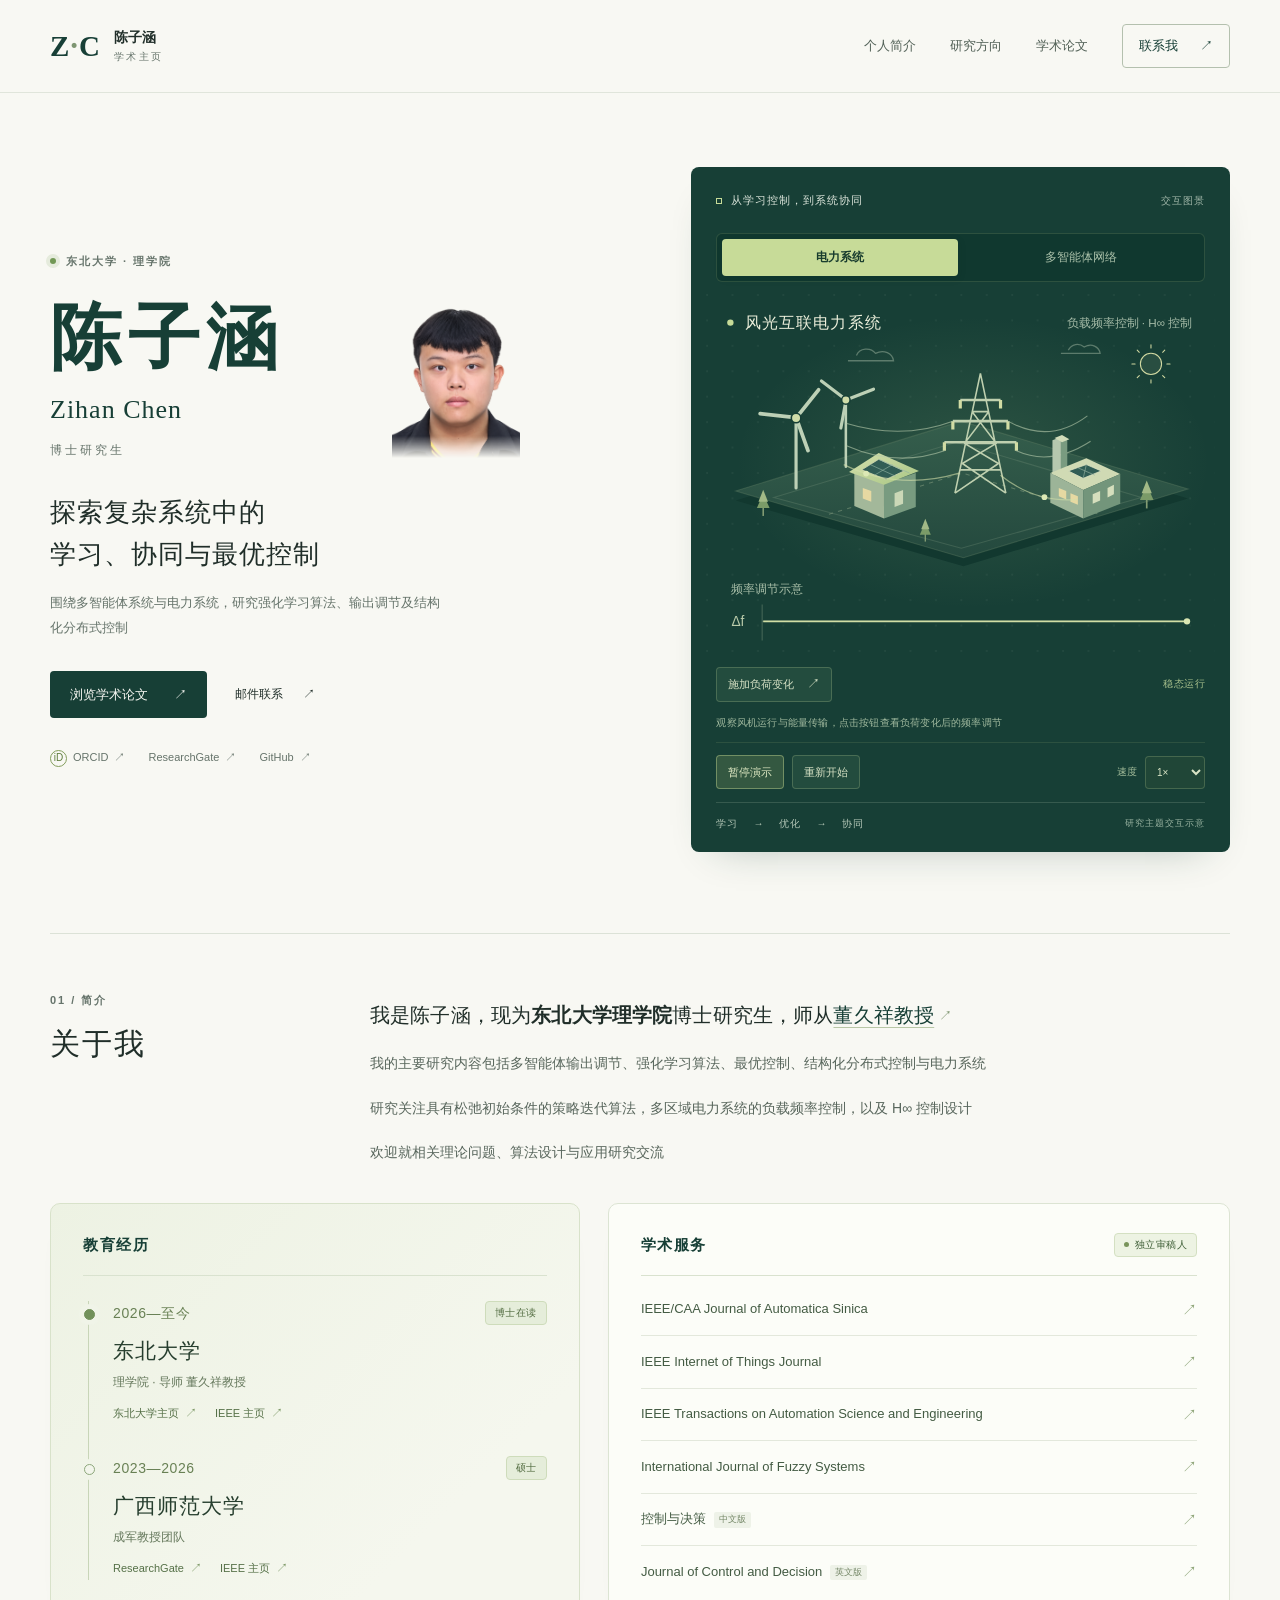
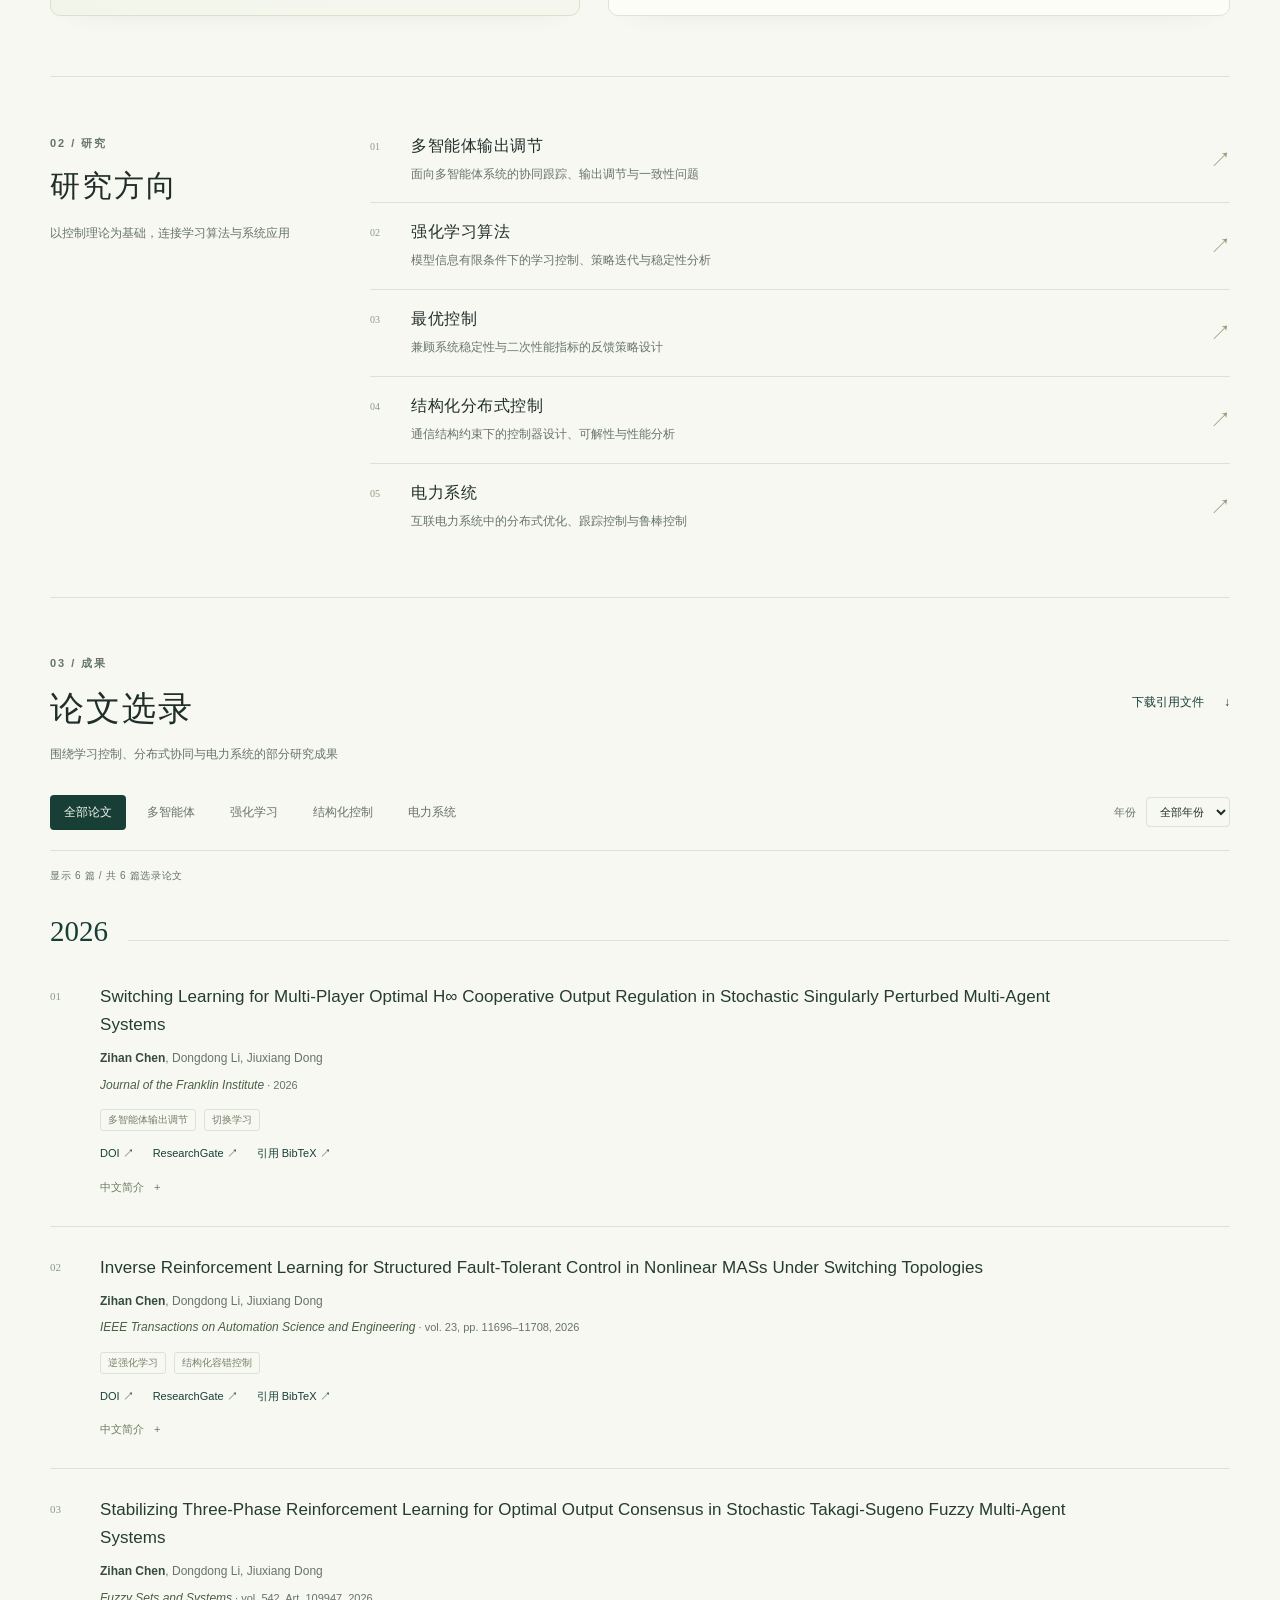
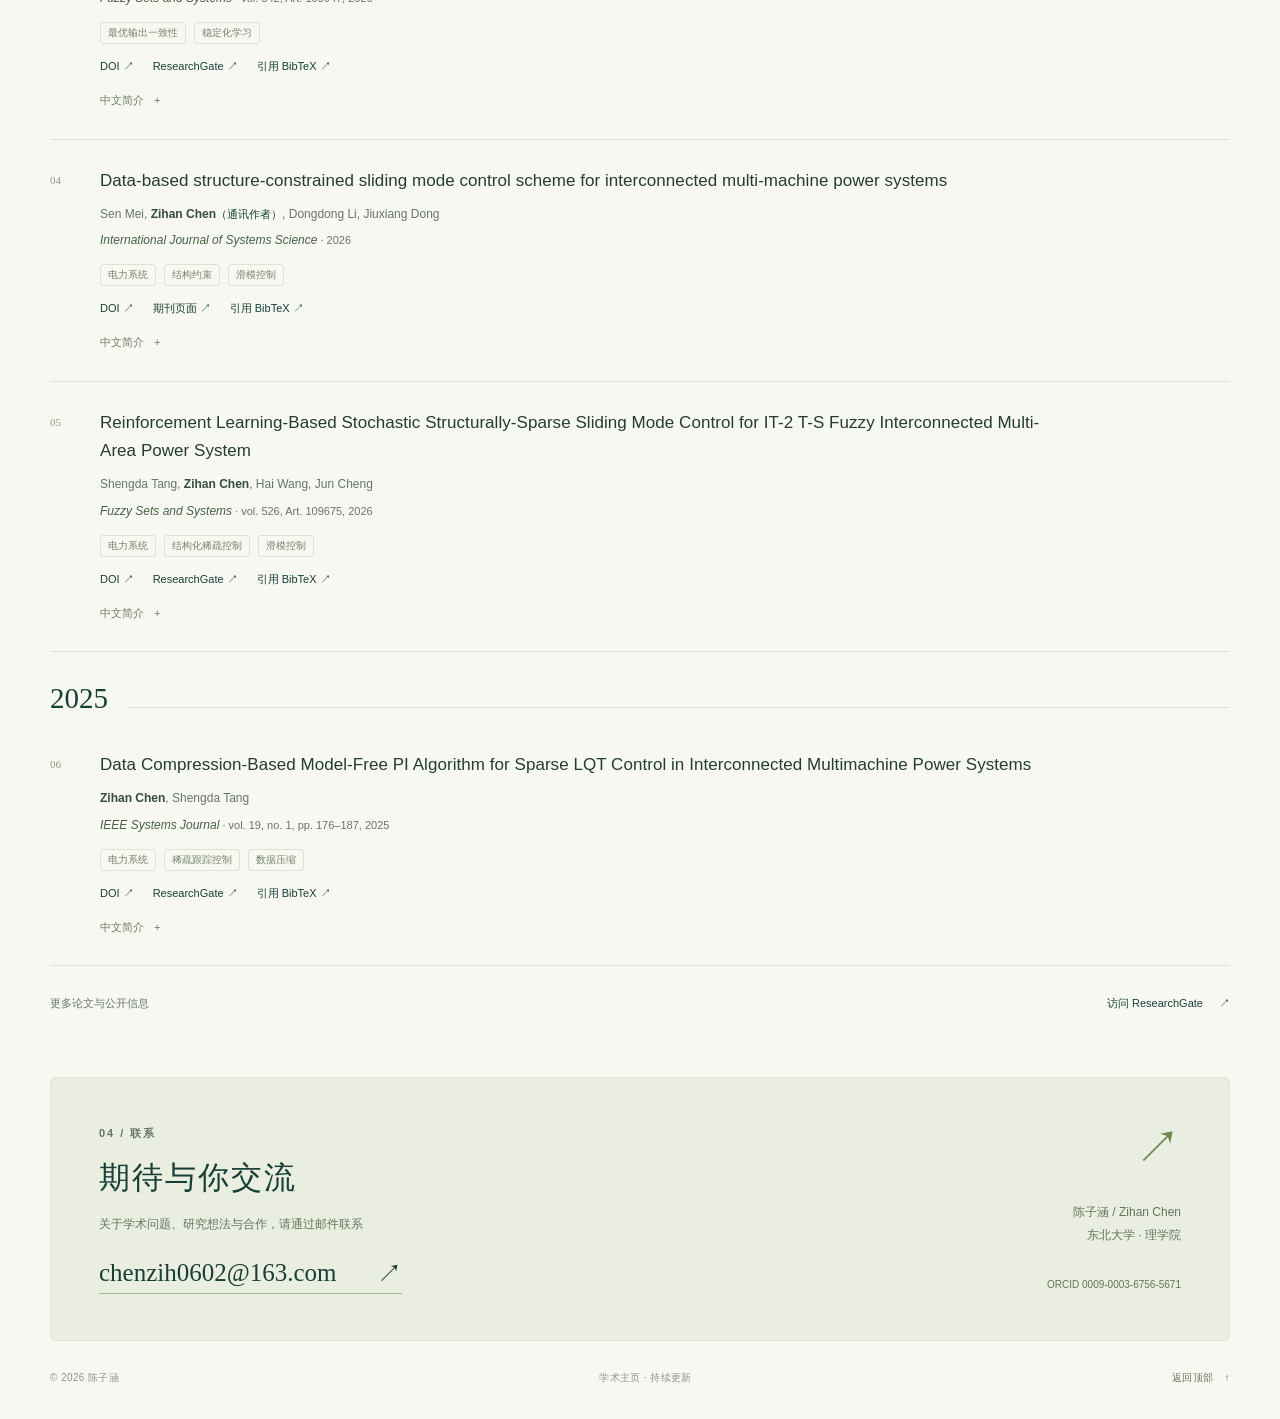
<file: index.html>
<!doctype html>
<html lang="zh-CN">
<head>
  <meta charset="utf-8">
  <meta name="viewport" content="width=device-width, initial-scale=1">
  <meta name="theme-color" content="#173f36">
  <meta name="description" content="陈子涵，东北大学理学院博士研究生，研究方向包括多智能体输出调节、强化学习算法、最优控制、结构化分布式控制与电力系统">
  <meta property="og:title" content="陈子涵 Zihan Chen · 学术主页">
  <meta property="og:description" content="多智能体输出调节 · 强化学习算法 · 最优控制 · 结构化分布式控制 · 电力系统">
  <meta property="og:type" content="website">
  <meta name="color-scheme" content="light">
  <title>陈子涵 Zihan Chen · 学术主页</title>
  <link rel="icon" href="assets/favicon.svg" type="image/svg+xml">
  <link rel="stylesheet" href="styles.css?v=20261020">
  <script type="application/ld+json">{"@context":"https://schema.org","@type":"Person","name":"陈子涵","alternateName":"Zihan Chen","jobTitle":"博士研究生","affiliation":{"@type":"CollegeOrUniversity","name":"东北大学","department":{"@type":"Organization","name":"理学院"}},"email":"mailto:chenzih0602@163.com","sameAs":["https://orcid.org/0009-0003-6756-5671","https://www.researchgate.net/profile/Zihan-Chen-82","https://github.com/Leehom12123"],"knowsAbout":["多智能体输出调节","强化学习算法","最优控制","结构化分布式控制","电力系统"]}</script>
  <script src="publications.js?v=20261020" defer></script>
  <script src="app.js" defer></script>
  <script src="research.js" defer></script>
</head>
<body>
  <a class="skip-link" href="#main">跳至正文</a>
  <header class="site-header">
    <div class="header-inner wrap">
      <a class="wordmark" href="#home" aria-label="陈子涵，返回首页"><span class="wordmark-symbol" aria-hidden="true">Z<span>·</span>C</span><span class="wordmark-name">陈子涵<span>学术主页</span></span></a>
      <button class="menu-toggle" aria-label="展开导航" aria-expanded="false" aria-controls="main-nav"><span></span><span></span></button>
      <nav class="main-nav" id="main-nav" aria-label="主导航">
        <a href="#about">个人简介</a><a href="#research">研究方向</a><a href="#publications">学术论文</a><a class="nav-contact" href="#contact">联系我 <span aria-hidden="true">↗</span></a>
      </nav>
    </div>
  </header>

  <main id="main">
    <section class="hero wrap" id="home" aria-labelledby="hero-name">
      <div class="hero-copy">
        <p class="eyebrow"><span class="live-dot" aria-hidden="true"></span> 东北大学 · 理学院</p>
        <div class="hero-identity">
          <div><h1 id="hero-name">陈子涵<span lang="en">Zihan Chen</span></h1><p class="role">博士研究生</p></div>
          <img class="hero-portrait" src="assets/zihan-chen-portrait.png" alt="陈子涵近照" width="1130" height="1392" fetchpriority="high" decoding="async">
        </div>
        <p class="hero-statement">探索复杂系统中的<br>学习、协同与最优控制</p>
        <p class="hero-description">围绕多智能体系统与电力系统，研究强化学习算法、输出调节及结构化分布式控制</p>
        <div class="hero-actions"><a class="button button-primary" href="#publications">浏览学术论文 <span aria-hidden="true">↗</span></a><a class="text-link" href="mailto:chenzih0602@163.com">邮件联系 <span aria-hidden="true">↗</span></a></div>
        <div class="profile-links" aria-label="学术与代码档案"><a href="https://orcid.org/0009-0003-6756-5671" target="_blank" rel="noopener noreferrer"><span class="orcid-mark" aria-hidden="true">iD</span> ORCID <span aria-hidden="true">↗</span></a><a href="https://www.researchgate.net/profile/Zihan-Chen-82" target="_blank" rel="noopener noreferrer">ResearchGate <span aria-hidden="true">↗</span></a><a href="https://github.com/Leehom12123" target="_blank" rel="noopener noreferrer">GitHub <span aria-hidden="true">↗</span></a></div>
      </div>
      <div class="hero-art research-interactive" id="research-demo">
        <div class="art-heading"><span class="art-square" aria-hidden="true"></span><span>从学习控制，到系统协同</span><span class="art-index" aria-hidden="true">交互图景</span></div>
        <div class="scene-tabs" role="tablist" aria-label="选择研究演示场景" hidden>
          <button type="button" role="tab" id="power-tab" aria-selected="true" aria-controls="power-scene" tabindex="0">电力系统</button>
          <button type="button" role="tab" id="formation-tab" aria-selected="false" aria-controls="formation-scene" tabindex="-1">多智能体网络</button>
        </div>
        <div id="power-scene" class="scene-panel" role="tabpanel" aria-labelledby="power-tab">
          <svg xmlns="http://www.w3.org/2000/svg" class="interactive-art" viewBox="0 0 480 348" role="img" aria-labelledby="power-title power-desc">
            <title id="power-title">风机转动与电力系统频率调节</title><desc id="power-desc">风机叶片持续转动，光伏与负荷经输电网络互联，可触发负荷变化观察频率调节示意</desc>
            <defs>
    <pattern id="research-grid" width="24" height="24" patternUnits="userSpaceOnUse"><circle cx="1" cy="1" r=".7" fill="#b2c7ba" opacity=".15"/></pattern>
    <radialGradient id="research-halo"><stop stop-color="#b7d692" stop-opacity=".14"/><stop offset="1" stop-color="#b7d692" stop-opacity="0"/></radialGradient>
    <linearGradient id="research-island" x2="0" y2="1"><stop stop-color="#355e4c"/><stop offset="1" stop-color="#24493e"/></linearGradient>
    <linearGradient id="research-roof" x2="1" y2="1"><stop stop-color="#d4dfad"/><stop offset="1" stop-color="#a9c784"/></linearGradient>
    <g id="research-tree"><path d="M0 4V18" stroke="#829b73" stroke-width="2"/><path d="M-8 8 0-10 8 8Z" fill="#7b9b68"/><path d="M-6 0 0-15 6 0Z" fill="#a2b986"/></g>
    <g id="research-agent">
      <ellipse cy="17" rx="20" ry="5" fill="#102f29" opacity=".6"/>
      <path d="M-8 9V15M8 9V15" stroke="#c2d2bb" stroke-width="5" stroke-linecap="round"/>
      <rect x="-17" y="-13" width="34" height="27" rx="9" fill="#335d4c" stroke="#b5c9ad" stroke-width="1.3"/>
      <rect x="-12" y="-8" width="24" height="11" rx="4" fill="#163c33"/>
      <circle cx="-5" cy="-2" r="2" fill="#d4dfa8"/><circle cx="5" cy="-2" r="2" fill="#d4dfa8"/>
      <path d="M-4 8H4M0-14V-21" stroke="#b6c9a7" stroke-width="1.5" stroke-linecap="round"/><circle cy="-23" r="3" fill="#d4dfa8"/>
    </g>
  </defs>
  <rect width="480" height="348" fill="url(#research-grid)"/>
  <ellipse cx="252" cy="159" rx="224" ry="138" fill="url(#research-halo)"/>
  <g font-family="Microsoft YaHei, PingFang SC, sans-serif">
    <circle cx="23" cy="27" r="3" fill="#c7db98"/>
    <text x="37" y="32" fill="#edf0dc" font-size="15" letter-spacing="1">风光互联电力系统</text>
    <text x="459" y="31" fill="#a6bca8" font-size="11" text-anchor="end">负载频率控制 · H∞ 控制</text>
  </g>
  <g fill="none" stroke="#adc2ac" stroke-width="1.2" opacity=".45"><path d="M142 58c3-7 13-8 18-2 8-4 16 0 17 7h-43"/><path d="M342 53c3-6 10-7 15-3 7-4 14 0 15 6h-37"/></g>
  <g transform="translate(420 66)" fill="none" stroke="#d2d9a2"><circle r="10" fill="#d2d9a2" fill-opacity=".1"/><path d="M0-18V-15M0 15V18M-18 0H-15M15 0H18M-13-13-11-11M11 11 13 13M-13 13-11 11M11-11 13-13" stroke-linecap="round"/></g>
  <path d="M28 195 241 129 455 193 243 257Z" fill="#12382f"/>
  <path d="M28 186 241 120 455 184 243 249Z" fill="url(#research-island)" stroke="#698569" stroke-opacity=".35"/>
  <path d="m64 192 172-52 175 52-170 48Z" fill="none" stroke="#6e8b72" stroke-opacity=".35"/>
  <path d="M116 208 242 169 371 208" fill="none" stroke="#a4b795" stroke-opacity=".4" stroke-dasharray="4 5"/>
  <g stroke="#bdd0b6" stroke-linecap="round" stroke-linejoin="round">
    <g transform="translate(85 117)"><path d="M0 0V66" stroke-width="3"/><g data-wind-rotor="0"><path d="M0-2 0-34M-2 1-29 18M2 1 28 17" stroke-width="3.5"/></g><circle r="4.5" fill="#d0dca8" stroke="#173f36" stroke-width="1.5"/></g>
    <g transform="translate(132 100)"><path d="M0 0V63" stroke-width="2.4"/><g data-wind-rotor="1"><path d="M0-2 0-28M-2 1-25 15M2 1 23 14" stroke-width="3"/></g><circle r="4" fill="#d0dca8" stroke="#173f36" stroke-width="1.5"/></g>
  </g>
  <g transform="translate(168 163)">
    <path d="M-28 5 0 16 0 49-28 37Z" fill="#a3b89a"/><path d="M0 16 30 6 30 38 0 49Z" fill="#789b80"/>
    <path d="M-33 5-5-13 33 4 0 17Z" fill="url(#research-roof)"/>
    <path d="m-21 3 16-10 24 11-17 8Z" fill="#315d55" stroke="#d9dfb6" stroke-width=".7"/>
    <path d="m-13-2 24 11M-5-7 24 6M-9 8 8-2" fill="none" stroke="#8fb2a0" stroke-width=".6"/>
    <path d="M-20 20-12 23-12 33-20 30Z" fill="#e6d9a2"/><path d="M10 25 18 22V35L10 38Z" fill="#cbd8b7"/>
  </g>
  <g transform="translate(259 75)" fill="none" stroke="#bfd0af" stroke-width="1.5" stroke-linejoin="round">
    <path d="M0 0-24 113M0 0 24 113M-8 36 15 66-17 85 24 113M8 36-15 66 17 85-24 113M-8 36H8M-15 66H15M-19 91H19"/>
    <path d="M-19 25H19M-26 45H26M-34 65H34" stroke-width="2.4"/>
    <path d="M-19 25V33M19 25V33M-26 45V53M26 45V53M-34 65V73M34 65V73" stroke="#d1dca4" stroke-width="3"/>
  </g>
  <g fill="none" stroke="#bacead" stroke-width="1" opacity=".6"><path d="M225 148Q180 164 132 143M293 148Q326 163 363 139M233 120Q185 138 132 122M285 120Q324 142 360 115"/></g>
  <g transform="translate(356 146)">
    <path d="M-29-8-21-11-21 23-29 26Z" fill="#b6c8af"/><path d="M-21-11-15-8-15 26-21 23Z" fill="#799b80"/>
    <path d="M-27-10-20-13-13-9-20-6Z" fill="#d1dcb9"/>
    <path d="M-31 23 3 9 35 24 0 39Z" fill="#d0dab4"/>
    <path d="M-31 23 0 39V66L-31 51Z" fill="#9cb498"/><path d="M0 39 35 24V52L0 66Z" fill="#73957b"/>
    <path d="M-23 37-16 40V48L-23 45ZM-12 42-5 45V53L-12 50Z" fill="#e6d9a2"/>
    <path d="M9 43 16 40V49L9 52ZM23 37 29 34V43L23 46Z" fill="#d6dfbd"/>
    <path d="m-14 21 17-6 14 6-17 7Z" fill="#315d55" stroke="#e0e5c5" stroke-width=".7"/><path d="m-5 18 16 7M3 15 0 28" stroke="#98b5a2" stroke-width=".6"/>
  </g>
  <use href="#research-tree" transform="translate(54 196) scale(.75)"/><use href="#research-tree" transform="translate(207 222) scale(.65)"/><use href="#research-tree" transform="translate(416 188) scale(.8)"/>
  
  <g fill="none" stroke="#d3dfa9" stroke-width="1.2" opacity=".6"><path data-energy-path d="M130 161Q181 186 239 169"/><path data-energy-path d="M278 171Q310 197 350 194"/></g>
  <g fill="#dce8b5"><circle data-energy-packet="0" r="2.7"/><circle data-energy-packet="1" r="2.7"/></g>
  <g aria-hidden="true" font-family="Microsoft YaHei, sans-serif"><text x="24" y="282" fill="#a8bea8" font-size="11">频率调节示意</text><text x="24" y="313" fill="#b9caaa" font-size="13">Δf</text><path d="M53 293V327M53 309H454" fill="none" stroke="#9db596" stroke-opacity=".35"/><path data-frequency-curve d="M54 309H454" fill="none" stroke="#d1dea5" stroke-width="1.8"/><circle data-frequency-point cx="454" cy="309" r="3" fill="#dae6b3"/></g>
</svg>
          <div class="scene-options" hidden><button class="scene-button" type="button" data-load-change>施加负荷变化 <span aria-hidden="true">↗</span></button><span class="scene-state" data-power-state role="status">稳态运行</span></div>
          <p class="scene-description">观察风机运行与能量传输，点击按钮查看负荷变化后的频率调节</p>
        </div>
        <div id="formation-scene" class="scene-panel" role="tabpanel" aria-labelledby="formation-tab" hidden>
<svg class="interactive-art" viewBox="0 0 480 348" role="img" aria-labelledby="formation-title formation-desc">
  <title id="formation-title">领导者与跟随者的编队互动</title><desc id="formation-desc">金色领导者沿曲线运动，五个跟随者通过通信网络逐步形成箭形或环形编队</desc>
  <defs>
    <pattern id="formation-grid" width="24" height="24" patternUnits="userSpaceOnUse"><circle cx="1" cy="1" r=".7" fill="#b2c7ba" opacity=".16"/></pattern>
    <radialGradient id="formation-glow"><stop stop-color="#b7d692" stop-opacity=".12"/><stop offset="1" stop-color="#b7d692" stop-opacity="0"/></radialGradient>
    <g id="formation-robot"><ellipse cy="17" rx="20" ry="5" fill="#102f29" opacity=".5"/><path d="M-8 9V15M8 9V15" stroke="var(--agent-edge,#c2d2bb)" stroke-width="5" stroke-linecap="round"/><rect x="-17" y="-13" width="34" height="27" rx="9" fill="var(--agent-body,#335d4c)" stroke="var(--agent-edge,#b5c9ad)" stroke-width="1.4"/><rect x="-12" y="-8" width="24" height="11" rx="4" fill="#163c33"/><circle cx="-5" cy="-2" r="2" fill="#d4dfa8"/><circle cx="5" cy="-2" r="2" fill="#d4dfa8"/><path d="M-4 8H4M0-14V-21" stroke="var(--agent-mouth,#b6c9a7)" stroke-width="1.5" stroke-linecap="round"/><circle cy="-23" r="3" fill="var(--agent-edge,#d4dfa8)"/></g>
  </defs>
  <rect width="480" height="348" fill="url(#formation-grid)"/><ellipse cx="240" cy="185" rx="230" ry="155" fill="url(#formation-glow)"/>
  <g font-family="Microsoft YaHei, sans-serif" font-size="12" fill="#c6d7bc"><circle cx="28" cy="28" r="4" fill="#d7dfa3"/><text x="40" y="32">领导者</text><circle cx="113" cy="28" r="4" fill="#94b69d"/><text x="125" y="32">跟随者</text><text x="454" y="32" text-anchor="end" fill="#9eb69e" font-size="11">编队跟踪</text></g>
  <path data-leader-route fill="none" stroke="#a4bd9c" stroke-opacity=".2" stroke-width="1" stroke-dasharray="3 6"/>
  <path data-leader-trace fill="none" stroke="#d6dfa3" stroke-opacity=".45" stroke-width="1.5"/>
  <g data-formation-links fill="none" stroke="#acc5a5" stroke-width="1.2" stroke-dasharray="4 5" opacity=".55"></g>
  <g data-formation-agents></g>
</svg>

          <div class="scene-options" hidden><div class="formation-options" role="group" aria-label="选择编队形状"><button class="scene-button" type="button" data-formation="arrow" aria-pressed="true">箭形编队</button><button class="scene-button" type="button" data-formation="ring" aria-pressed="false">环形编队</button></div><label class="scene-link-toggle"><input type="checkbox" data-show-links checked>通信连线</label></div>
          <p class="scene-description">金色领导者沿曲线运动，跟随者逐步调整相对位置并保持编队</p>
        </div>
        <div class="scene-controls" hidden><button class="scene-button scene-play" type="button" data-scene-play>暂停演示</button><button class="scene-button" type="button" data-scene-reset>重新开始</button><label class="scene-speed"><span>速度</span><select aria-label="演示速度" data-scene-speed><option value="0.5">0.5×</option><option value="1" selected>1×</option><option value="1.5">1.5×</option></select></label></div>
        <div class="art-footer"><span>学习 <span aria-hidden="true">→</span> 优化 <span aria-hidden="true">→</span> 协同</span><span>研究主题交互示意</span></div>
      </div>
    </section>

    <section class="about-section section wrap" id="about" aria-labelledby="about-title">
      <div class="section-heading"><p class="section-index">01 / 简介</p><h2 id="about-title">关于我</h2></div>
      <div class="about-body">
        <div class="about-content"><p class="about-lead">我是陈子涵，现为<strong>东北大学理学院</strong>博士研究生，师从<a class="mentor-link" href="https://faculty.neu.edu.cn/dongjiuxiang/zh_CN/index.htm" target="_blank" rel="noopener noreferrer">董久祥教授<span aria-hidden="true">↗</span></a></p><p>我的主要研究内容包括多智能体输出调节、强化学习算法、最优控制、结构化分布式控制与电力系统</p><p>研究关注具有松弛初始条件的策略迭代算法，多区域电力系统的负载频率控制，以及 H∞ 控制设计</p><p>欢迎就相关理论问题、算法设计与应用研究交流</p></div>
      </div>
        <div class="profile-details">
          <section class="education-block" aria-labelledby="education-title">
            <h3 class="profile-subheading" id="education-title">教育经历</h3>
            <ol class="education-timeline">
              <li class="education-current"><div class="education-meta"><span class="education-date">2026—至今</span><span class="education-degree">博士在读</span></div><h4>东北大学</h4><p>理学院 · 导师 董久祥教授</p><div class="mentor-profiles" aria-label="董久祥教授的主页"><a href="https://faculty.neu.edu.cn/dongjiuxiang/zh_CN/index.htm" target="_blank" rel="noopener noreferrer">东北大学主页<span aria-hidden="true">↗</span></a><a href="https://ieeexplore.ieee.org/author/37286534900" target="_blank" rel="noopener noreferrer">IEEE 主页<span aria-hidden="true">↗</span></a></div></li>
              <li><div class="education-meta"><span class="education-date">2023—2026</span><span class="education-degree">硕士</span></div><h4>广西师范大学</h4><p>成军教授团队</p><div class="mentor-profiles" aria-label="成军教授的主页"><a href="https://www.researchgate.net/profile/Jun-Cheng-4" target="_blank" rel="noopener noreferrer">ResearchGate<span aria-hidden="true">↗</span></a><a href="https://ieeexplore.ieee.org/author/37085433602" target="_blank" rel="noopener noreferrer">IEEE 主页<span aria-hidden="true">↗</span></a></div></li>
            </ol>
          </section>
          <section class="reviewer-block" aria-labelledby="reviewer-title">
            <h3 class="profile-subheading" id="reviewer-title">学术服务<span>独立审稿人</span></h3>
            <ul class="reviewer-journals">
              <li><a href="https://www.ieee-jas.net/" target="_blank" rel="noopener noreferrer"><span class="reviewer-journal" lang="en">IEEE/CAA Journal of Automatica Sinica</span><span class="reviewer-arrow" aria-hidden="true">↗</span></a></li>
              <li><a href="https://ieee-iotj.org/" target="_blank" rel="noopener noreferrer"><span class="reviewer-journal" lang="en">IEEE Internet of Things Journal</span><span class="reviewer-arrow" aria-hidden="true">↗</span></a></li>
              <li><a href="https://www.ieee-ras.org/publications/t-ase/" target="_blank" rel="noopener noreferrer"><span class="reviewer-journal" lang="en">IEEE Transactions on Automation Science and Engineering</span><span class="reviewer-arrow" aria-hidden="true">↗</span></a></li>
              <li><a href="https://link.springer.com/journal/40815" target="_blank" rel="noopener noreferrer"><span class="reviewer-journal" lang="en">International Journal of Fuzzy Systems</span><span class="reviewer-arrow" aria-hidden="true">↗</span></a></li>
              <li><a href="https://kzyjc.alljournals.cn/" target="_blank" rel="noopener noreferrer"><span class="reviewer-journal" lang="zh-CN">控制与决策<span class="journal-edition">中文版</span></span><span class="reviewer-arrow" aria-hidden="true">↗</span></a></li>
              <li><a href="https://www.tandfonline.com/journals/tjcd20" target="_blank" rel="noopener noreferrer"><span class="reviewer-journal" lang="en">Journal of Control and Decision<span class="journal-edition" lang="zh-CN">英文版</span></span><span class="reviewer-arrow" aria-hidden="true">↗</span></a></li>
            </ul>
          </section>
        </div>
    </section>

    <section class="research-section section wrap" id="research" aria-labelledby="research-title">
      <div class="section-heading"><p class="section-index">02 / 研究</p><h2 id="research-title">研究方向</h2><p class="section-note">以控制理论为基础，连接学习算法与系统应用</p></div>
      <div class="research-list">
        <article class="research-row"><span class="research-number">01</span><h3>多智能体输出调节</h3><p>面向多智能体系统的协同跟踪、输出调节与一致性问题</p><span class="research-arrow" aria-hidden="true">↗</span></article>
        <article class="research-row"><span class="research-number">02</span><h3>强化学习算法</h3><p>模型信息有限条件下的学习控制、策略迭代与稳定性分析</p><span class="research-arrow" aria-hidden="true">↗</span></article>
        <article class="research-row"><span class="research-number">03</span><h3>最优控制</h3><p>兼顾系统稳定性与二次性能指标的反馈策略设计</p><span class="research-arrow" aria-hidden="true">↗</span></article>
        <article class="research-row"><span class="research-number">04</span><h3>结构化分布式控制</h3><p>通信结构约束下的控制器设计、可解性与性能分析</p><span class="research-arrow" aria-hidden="true">↗</span></article>
        <article class="research-row"><span class="research-number">05</span><h3>电力系统</h3><p>互联电力系统中的分布式优化、跟踪控制与鲁棒控制</p><span class="research-arrow" aria-hidden="true">↗</span></article>
      </div>
    </section>

    <section class="publications-section section wrap" id="publications" aria-labelledby="publications-title">
      <div class="publications-heading"><div><p class="section-index">03 / 成果</p><h2 id="publications-title">论文选录</h2><p class="section-note">围绕学习控制、分布式协同与电力系统的部分研究成果</p></div><a class="text-link bibliography-download" href="publications.bib" download>下载引用文件 <span aria-hidden="true">↓</span></a></div>
      <div class="publication-tools" hidden>
        <div class="filter-list" role="group" aria-label="按研究主题筛选"><button class="filter-button active" data-filter="all" aria-pressed="true">全部论文</button><button class="filter-button" data-filter="multiagent" aria-pressed="false">多智能体</button><button class="filter-button" data-filter="learning" aria-pressed="false">强化学习</button><button class="filter-button" data-filter="structured" aria-pressed="false">结构化控制</button><button class="filter-button" data-filter="power" aria-pressed="false">电力系统</button></div>
        <label class="year-select-label"><span>年份</span><select id="year-filter" aria-label="按发表年份筛选"><option value="all">全部年份</option><option value="2026">2026</option><option value="2025">2025</option></select></label>
      </div>
      <p class="result-count" id="result-count" role="status" aria-live="polite"></p>
      <div id="publication-list" class="publication-list"></div>
      <p id="empty-state" class="empty-state" hidden>该主题与年份下暂无论文。请选择其他筛选条件</p>
      <noscript><p>请启用 JavaScript 以查看论文列表与筛选功能，也可直接浏览 <a href="https://www.researchgate.net/profile/Zihan-Chen-82/research">ResearchGate 论文列表</a>或下载 <a href="publications.bib">BibTeX 文件</a></p></noscript>
      <div class="publications-bottom"><p>更多论文与公开信息</p><a href="https://www.researchgate.net/profile/Zihan-Chen-82/research" target="_blank" rel="noopener noreferrer">访问 ResearchGate <span aria-hidden="true">↗</span></a></div>
    </section>

    <section class="contact-section wrap" id="contact" aria-labelledby="contact-title"><div><p class="section-index">04 / 联系</p><h2 id="contact-title">期待与你交流</h2><p>关于学术问题、研究想法与合作，请通过邮件联系</p><a class="contact-email" href="mailto:chenzih0602@163.com">chenzih0602@163.com <span aria-hidden="true">↗</span></a></div><div class="contact-aside"><span class="contact-symbol" aria-hidden="true">↗</span><p>陈子涵 / Zihan Chen<br>东北大学 · 理学院</p><a href="https://orcid.org/0009-0003-6756-5671" target="_blank" rel="noopener noreferrer">ORCID 0009-0003-6756-5671</a></div></section>
  </main>

  <footer class="site-footer wrap"><p>© <span id="copyright-year">2026</span> 陈子涵</p><span>学术主页 · 持续更新</span><a href="#home">返回顶部 <span aria-hidden="true">↑</span></a></footer>
  <dialog id="citation-dialog" aria-labelledby="citation-title"><div class="dialog-header"><div><p class="section-index">引用此论文</p><h2 id="citation-title">BibTeX</h2></div><button class="dialog-close" aria-label="关闭引用窗口">×</button></div><pre id="citation-content" tabindex="0"></pre><div class="dialog-footer"><span id="copy-status" role="status" aria-live="polite"></span><button class="button button-primary" id="copy-citation">复制引用 <span aria-hidden="true">⧉</span></button></div></dialog>
</body>
</html>
</file>
<file: styles.css>
:root{--paper:#f8f8f3;--white:#fff;--ink:#202e29;--muted:#66746b;--green:#173f36;--green-soft:#e8ede4;--line:#dce2d7;--lime:#c7db98;--sans:"PingFang SC","Microsoft YaHei","Noto Sans CJK SC",Arial,sans-serif;--serif:"Noto Serif CJK SC","Source Han Serif SC","Songti SC",SimSun,serif}
*{box-sizing:border-box}html{scroll-behavior:smooth;scroll-padding-top:110px}body{margin:0;background:var(--paper);color:var(--ink);font-family:var(--sans);font-size:15px;line-height:1.8;-webkit-font-smoothing:antialiased}body:has(dialog[open]){overflow:hidden}a{color:inherit;text-decoration:none}button,select{font:inherit}button,a,select{-webkit-tap-highlight-color:transparent}button{cursor:pointer}a,button,select{touch-action:manipulation}button:focus-visible,a:focus-visible,select:focus-visible,summary:focus-visible,pre:focus-visible{outline:2px solid #5c804b;outline-offset:5px}::selection{color:var(--green);background:#d8e4be}h1,h2,h3,h4,p{margin:0}button{color:inherit}button:disabled{cursor:default}svg{display:block}strong{font-weight:600}.wrap{width:min(1180px,calc(100% - 96px));margin-inline:auto}.skip-link{position:fixed;left:16px;top:-70px;z-index:100;background:var(--green);color:#fff;padding:10px 18px}.skip-link:focus{top:12px}.site-header{position:sticky;top:0;z-index:20;background:rgba(248,248,243,.94);border-bottom:1px solid rgba(220,226,215,.85);backdrop-filter:blur(16px)}.header-inner{height:92px;display:flex;align-items:center;justify-content:space-between}.wordmark{display:flex;align-items:center;gap:16px}.wordmark-symbol{font-family:Georgia,serif;color:var(--green);font-size:29px;font-weight:700;letter-spacing:-2px}.wordmark-symbol>span{font-size:31px;color:#7e9672;padding-inline:3px}.wordmark-name{font-size:14px;font-weight:600;line-height:1.4}.wordmark-name>span{display:block;font-weight:400;font-size:10px;letter-spacing:2.4px;color:var(--muted);margin-top:3px}.main-nav{display:flex;align-items:center;gap:34px}.main-nav>a{font-size:13px;color:#526157;transition:color .2s}.main-nav>a:hover,.main-nav>a.is-active{color:var(--green)}.main-nav .nav-contact{padding:9px 16px;border:1px solid #b4c0ae;border-radius:4px;color:var(--green)}.nav-contact span{margin-left:18px}.menu-toggle{display:none}.hero{padding-top:74px;padding-bottom:81px;display:grid;grid-template-columns:1.05fr 1fr;gap:76px;align-items:center}.eyebrow,.section-index{font-size:11px;font-weight:600;letter-spacing:2px;color:var(--muted)}.eyebrow{display:flex;align-items:center;gap:10px}.live-dot{width:6px;height:6px;border-radius:50%;background:#729855;box-shadow:0 0 0 4px #e5ebdc}h1{font-family:var(--serif);font-size:72px;line-height:1.15;letter-spacing:6px;font-weight:600;color:var(--green);margin-top:26px}h1>span{display:block;font-family:Georgia,"Times New Roman",serif;letter-spacing:1px;font-size:26px;font-weight:400;line-height:1.3;margin-top:13px}.role{font-size:12px;color:var(--muted);letter-spacing:3px;margin-top:13px}.hero-statement{font-size:26px;line-height:1.65;letter-spacing:1px;margin-top:29px;font-weight:500}.hero-description{font-size:13px;line-height:1.9;color:var(--muted);max-width:390px;margin-top:15px}.hero-actions{display:flex;gap:28px;align-items:center;margin-top:30px}.button{display:inline-flex;align-items:center;justify-content:center;gap:26px;border:1px solid transparent;padding:11px 19px;border-radius:4px;font-size:13px;line-height:1.8;transition:background .2s,transform .2s}.button:hover{transform:translateY(-2px)}.button-primary{background:var(--green);color:var(--paper)}.button-primary:hover{background:#29574a}.text-link{font-size:12px;font-weight:500;display:inline-flex;gap:20px;align-items:center}.text-link:hover{text-decoration:underline;text-underline-offset:5px}.profile-links{display:flex;align-items:center;gap:23px;margin-top:30px;color:var(--muted);font-size:11px}.profile-links a{display:flex;align-items:center;gap:6px}.profile-links a:hover{color:var(--green)}.orcid-mark{font-family:Arial,sans-serif;font-size:10px;border:1px solid #839d5c;border-radius:50%;width:17px;height:17px;display:inline-flex;align-items:center;justify-content:center;color:#5e7c3d;line-height:1}.hero-art{background:var(--green);color:#dce5db;border-radius:8px;position:relative;padding:24px 25px 19px;overflow:hidden;box-shadow:0 18px 40px -25px #173f3655}.art-heading{display:flex;align-items:center;gap:9px;font-size:11px;letter-spacing:1px}.art-square{width:6px;height:6px;border:1px solid var(--lime)}.art-index{margin-left:auto;color:#a0b6a8;font-family:Georgia,serif;font-size:11px;letter-spacing:1px}.network-art{width:calc(100% + 20px);height:auto;margin:10px -10px 6px}.art-footer{border-top:1px solid #64827366;padding-top:16px;display:flex;justify-content:space-between;font-size:10px;color:#b4c7b7;letter-spacing:1px}.art-footer>span:first-child{display:flex;gap:15px}.art-footer>span:last-child{color:#98b2a0;font-size:9px}.section{border-top:1px solid var(--line);padding-top:57px;padding-bottom:60px}.section h2,.contact-section h2{font-size:30px;letter-spacing:2px;line-height:1.5;font-weight:500;margin-top:10px}.section-note{color:var(--muted);font-size:12px;line-height:1.9;margin-top:14px}.about-section,.research-section{display:grid;grid-template-columns:250px minmax(0,1fr);gap:70px}.about-content{color:#58665c;padding-top:5px;font-size:14px;line-height:2.1;max-width:760px}.about-content p+p{margin-top:15px}.about-content .about-lead{font-size:17px;color:var(--ink);line-height:1.9}.research-section{padding-bottom:64px}.research-list{margin-top:0}.research-row{display:grid;grid-template-columns:24px 1fr 20px;gap:0 17px;align-items:center;border-bottom:1px solid var(--line);padding:17px 0}.research-row:first-child{padding-top:0}.research-row:last-child{border-bottom:0;padding-bottom:0}.research-number{color:#8b9c81;font-size:10px;grid-row:1 / 3;align-self:start;padding-top:4px;font-family:Georgia,serif}.research-row h3{font-size:16px;font-weight:500;letter-spacing:.5px;line-height:1.5}.research-row p{grid-column:2;font-size:12px;color:var(--muted);margin-top:5px;line-height:1.9}.research-arrow{grid-column:3;grid-row:1 / 3;font-size:21px;color:#90a078}.publications-section{padding-top:56px}.publications-heading{display:flex;align-items:flex-start;justify-content:space-between}.publications-heading h2{font-size:34px}.publications-heading .section-note{margin-top:9px}.bibliography-download{margin-top:38px;color:var(--green)}.publication-tools{display:flex;gap:20px;justify-content:space-between;align-items:center;flex-wrap:wrap;margin-top:29px;padding-bottom:20px;border-bottom:1px solid var(--line)}[hidden]{display:none!important}.filter-list{display:flex;gap:7px;flex-wrap:wrap}.filter-button{border:1px solid transparent;background:transparent;padding:6px 13px;border-radius:4px;font-size:12px;color:#677363;line-height:1.7}.filter-button:hover{background:#ebefe5}.filter-button.active{background:var(--green);color:#f5f7f0}.year-select-label{display:flex;align-items:center;gap:10px;font-size:11px;color:var(--muted)}select{border:1px solid var(--line);color:var(--ink);font-size:11px;padding:7px 9px;border-radius:4px;background:transparent}.result-count{font-size:10px;letter-spacing:.7px;color:var(--muted);margin-top:16px}.publication-year{display:flex;align-items:baseline;gap:20px;margin-top:26px;margin-bottom:5px}.publication-year h3{font:normal 29px/1.4 Georgia,serif;color:var(--green)}.publication-year span{height:1px;background:var(--line);flex:1}.paper{display:grid;grid-template-columns:34px minmax(0,1fr);gap:16px;padding:27px 0 28px;border-bottom:1px solid var(--line)}.paper-index{font:11px/1.5 Georgia,serif;padding-top:5px;color:#8a9b82}.paper-title{font-family:Arial,var(--sans);font-size:17px;font-weight:500;line-height:1.65;letter-spacing:.05px;max-width:970px;color:#253c32}.paper-title a:hover{color:#5d7d43;text-decoration:underline;text-decoration-thickness:1px;text-underline-offset:4px}.paper-authors{font-family:Arial,var(--sans);font-size:12px;color:var(--muted);margin-top:9px;line-height:1.8}.paper-authors strong{font-weight:600;color:#354b3e}.paper-venue{font-family:Arial,var(--sans);font-size:12px;margin-top:4px;color:#486044;line-height:1.85}.paper-venue .venue-name{font-style:italic}.paper-venue .venue-detail{font-size:11px;color:var(--muted);font-style:normal}.paper-tags{display:flex;gap:8px;flex-wrap:wrap;margin-top:13px}.paper-tag{font-size:10px;padding:1px 7px;border:1px solid #dce3d4;border-radius:3px;color:#748267;line-height:1.8}.paper-actions{display:flex;align-items:center;gap:19px;margin-top:13px;font-size:11px;flex-wrap:wrap}.paper-actions>a,.paper-actions>button,.paper-summary summary{color:var(--green);border:0;background:none;padding:0;font:inherit;line-height:1.8}.paper-actions>a:hover,.paper-actions>button:hover{text-decoration:underline;text-underline-offset:4px}.paper-actions>button{font-size:11px}.paper-summary{margin-top:14px}.paper-summary summary{display:list-item;width:fit-content;cursor:pointer;font-size:11px;color:#6b7b61;list-style:none}.paper-summary summary::after{content:" +";padding-left:7px}.paper-summary[open] summary::after{content:" −"}.paper-summary p{font-size:12px;line-height:2;background:#eef1e8;border-left:2px solid #9bb280;padding:14px 18px;color:#62705d;margin-top:9px;max-width:880px}.empty-state{font-size:13px;padding:40px;color:var(--muted);text-align:center}.publications-bottom{display:flex;justify-content:space-between;align-items:center;margin-top:28px;font-size:11px;color:var(--muted)}.publications-bottom a{color:var(--green)}.publications-bottom a span{margin-left:13px}.contact-section{margin-top:3px;margin-bottom:0;background:#e9eee1;padding:46px 48px;display:flex;justify-content:space-between;align-items:center;border:1px solid #dce4d1;border-radius:6px;gap:30px}.contact-section h2{font-size:31px;margin-top:11px;color:var(--green)}.contact-section>div>p:not(.section-index){font-size:12px;color:#65745c;margin-top:12px}.contact-email{font-family:Georgia,"Times New Roman",serif;font-size:25px;line-height:1.6;display:inline-flex;align-items:center;gap:40px;margin-top:18px;color:var(--green);border-bottom:1px solid #a3b98e}.contact-email:hover{border-color:var(--green)}.contact-email>span{font-family:Arial,sans-serif;font-size:25px}.contact-aside{text-align:right;align-self:stretch;display:flex;flex-direction:column;align-items:flex-end;justify-content:space-between}.contact-symbol{font-family:Arial,sans-serif;font-size:46px;line-height:1;color:#6a8950}.contact-aside>p{line-height:1.9}.contact-aside>a{font-size:10px;color:#627555;margin-top:10px}.site-footer{padding:28px 0 32px;display:flex;justify-content:space-between;gap:16px;font-size:10px;color:#8b9586;letter-spacing:.4px}.site-footer a{color:#65745c}.site-footer a span{margin-left:8px}dialog{border:1px solid var(--line);background:var(--paper);color:var(--ink);border-radius:8px;max-width:760px;width:calc(100% - 36px);padding:27px;box-shadow:0 24px 80px #102c3240}dialog::backdrop{background:#17332788;backdrop-filter:blur(4px)}.dialog-header{display:flex;justify-content:space-between;align-items:flex-start}.dialog-header h2{font-family:Georgia,serif;font-weight:400;font-size:25px}.dialog-header .section-index{font-size:10px}.dialog-close{border:0;background:none;font:26px/1 Arial;color:var(--muted);width:32px;height:32px}.dialog-close:hover{color:var(--green)}#citation-content{font-family:Consolas,monospace;font-size:12px;line-height:1.8;background:#eaf0e5;padding:19px;border-radius:4px;overflow:auto;max-height:52vh;white-space:pre-wrap;overflow-wrap:anywhere;margin:20px 0}.dialog-footer{display:flex;align-items:center;justify-content:space-between;gap:15px}#copy-status{font-size:12px;color:var(--muted)}
@media(min-width:1500px){.hero{padding-top:88px;padding-bottom:96px;gap:100px}.hero-art{padding-top:27px;padding-bottom:24px}.hero-statement{font-size:28px}h1{font-size:78px}}
@media(max-width:1050px){.wrap{width:calc(100% - 64px)}.hero{gap:40px;padding-top:60px;padding-bottom:60px}h1{font-size:62px}.hero-statement{font-size:23px}.hero-art{padding:22px 20px 18px}.art-heading{font-size:10px}.art-index{display:none}.art-footer{font-size:9px;letter-spacing:0}.art-footer>span:first-child{gap:9px}.about-section,.research-section{grid-template-columns:210px minmax(0,1fr);gap:35px}.profile-links{gap:17px}.main-nav{gap:25px}.contact-section{padding:38px 35px}}
@media(max-width:780px){html{scroll-padding-top:92px}.wrap{width:calc(100% - 44px)}.header-inner{height:76px}.wordmark{gap:13px}.wordmark-symbol{font-size:26px}.main-nav{gap:18px}.main-nav>a{font-size:11px}.main-nav .nav-contact{padding:7px 11px}.nav-contact span{margin-left:8px}.hero{gap:30px;grid-template-columns:1fr 1fr;padding-top:43px;padding-bottom:48px}h1{font-size:52px;letter-spacing:4px;margin-top:24px}h1>span{font-size:22px}.hero-statement{font-size:20px;letter-spacing:0}.eyebrow{font-size:9px;letter-spacing:1px}.hero-description{font-size:12px}.hero-actions{gap:20px;flex-wrap:wrap;margin-top:22px}.button{font-size:12px;padding:10px 14px;gap:18px}.profile-links{font-size:10px;gap:15px;flex-wrap:wrap;margin-top:22px}.hero-art{padding:19px 16px 16px}.art-heading{font-size:9px;letter-spacing:0}.network-art{width:calc(100% + 24px);margin-left:-12px;margin-right:-12px;margin-top:15px}.art-footer>span:last-child{display:none}.art-footer{padding-top:13px;justify-content:center}.section{padding-top:40px;padding-bottom:43px}.section h2{font-size:26px}.about-section,.research-section{grid-template-columns:170px minmax(0,1fr);gap:25px}.about-content{font-size:12px}.about-content .about-lead{font-size:15px}.section-note{font-size:11px}.research-row h3{font-size:14px}.research-row p{font-size:11px}.research-row{gap:0 12px}.paper-title{font-size:16px}.publications-heading h2{font-size:30px}.contact-section{padding:32px 27px;gap:20px}.contact-section h2{font-size:27px}.contact-email{font-size:21px;gap:23px}.contact-section>div>p:not(.section-index){font-size:11px}.contact-aside>a{font-size:9px}.contact-symbol{font-size:38px}}
@media(max-width:600px){.wrap{width:calc(100% - 40px)}.header-inner{height:72px}.wordmark-name{font-size:13px}.wordmark-name>span{font-size:9px}.menu-toggle{display:flex;flex-direction:column;gap:6px;align-items:center;justify-content:center;width:42px;height:42px;border:1px solid var(--line);border-radius:4px;background:transparent;position:relative}.menu-toggle>span{width:17px;height:1px;background:var(--green);transition:transform .2s}.menu-toggle[aria-expanded="true"]>span:first-child{transform:translateY(3.5px) rotate(45deg)}.menu-toggle[aria-expanded="true"]>span:last-child{transform:translateY(-3.5px) rotate(-45deg)}.main-nav{display:none;position:absolute;left:0;right:0;top:72px;background:var(--paper);border-bottom:1px solid var(--line);padding:15px 20px 21px;box-shadow:0 20px 24px -20px #173f3633}.main-nav.is-open{display:flex;flex-direction:column;align-items:stretch;gap:0}.main-nav>a{font-size:14px;padding:10px}.main-nav .nav-contact{border:0;padding:10px}.nav-contact span{float:right}.hero{grid-template-columns:1fr;padding-top:37px;padding-bottom:41px;gap:36px}.eyebrow{font-size:10px;letter-spacing:1.3px}h1{font-size:66px;margin-top:25px}h1>span{font-size:25px;margin-top:10px}.role{margin-top:10px;font-size:11px}.hero-statement{font-size:24px;margin-top:25px;line-height:1.65}.hero-description{max-width:340px;line-height:1.95;margin-top:12px}.hero-actions{margin-top:24px;gap:27px}.button{padding:11px 17px;font-size:12px;gap:23px}.text-link{font-size:12px}.profile-links{margin-top:25px;gap:22px;font-size:10px}.hero-art{padding:21px 23px 20px;border-radius:6px}.art-heading{font-size:10px;letter-spacing:.4px}.art-index{display:inline;margin-left:auto;font-size:10px}.network-art{max-height:330px;width:100%;margin:10px 0 5px}.art-footer{justify-content:space-between;font-size:9px}.art-footer>span:first-child{gap:13px}.art-footer>span:last-child{display:inline;font-size:8px}.section{padding-top:35px;padding-bottom:38px}.section-index{font-size:10px;letter-spacing:1.8px}.section h2{font-size:27px;margin-top:8px}.about-section,.research-section{grid-template-columns:1fr;gap:22px}.about-content{font-size:13px;line-height:2.1;padding-top:0}.about-content .about-lead{font-size:16px}.about-content p+p{margin-top:12px}.section-note{font-size:11px;margin-top:11px}.research-row{grid-template-columns:25px 1fr 16px;gap:0 13px;padding:18px 0}.research-row h3{font-size:16px}.research-row p{font-size:12px;margin-top:5px}.research-number{font-size:10px}.publications-heading{gap:17px;flex-wrap:wrap}.publications-heading h2{font-size:30px}.bibliography-download{margin-top:0;font-size:11px}.publications-heading .section-note{max-width:300px;font-size:11px}.publication-tools{margin-top:24px;gap:15px;padding-bottom:17px;align-items:flex-start}.filter-list{gap:5px}.filter-button{padding:6px 9px;font-size:11px}.year-select-label{margin-left:auto;font-size:10px}.year-select-label select{font-size:10px;padding:6px 8px}.result-count{font-size:9px;margin-top:13px}.publication-year{margin-top:23px;gap:15px}.publication-year h3{font-size:26px}.paper{grid-template-columns:22px minmax(0,1fr);gap:8px;padding:22px 0 24px}.paper-index{font-size:10px}.paper-title{font-size:15px;line-height:1.65}.paper-authors{font-size:11px;line-height:1.8;margin-top:8px}.paper-venue{font-size:11px;line-height:1.9}.paper-venue .venue-detail{font-size:10px}.paper-tags{gap:6px;margin-top:11px}.paper-tag{font-size:9px;padding:1px 6px}.paper-actions{gap:17px;font-size:10px}.paper-actions>button{font-size:10px}.paper-summary{margin-top:11px}.paper-summary summary{font-size:10px}.paper-summary p{font-size:11px;padding:11px 13px}.publications-bottom{font-size:10px;gap:10px;margin-top:23px}.contact-section{padding:28px 24px;flex-direction:column;align-items:flex-start;gap:25px;margin-top:0}.contact-section h2{font-size:29px}.contact-section>div>p:not(.section-index){font-size:11px;line-height:1.9}.contact-email{font-size:21px;gap:18px;margin-top:17px;overflow-wrap:anywhere}.contact-aside{align-items:flex-start;text-align:left;width:100%;border-top:1px solid #d5dfc9;padding-top:17px;position:relative}.contact-symbol{position:absolute;right:0;top:21px;font-size:36px}.contact-aside>p{margin-top:0!important;font-size:11px}.contact-aside>a{font-size:9px;margin-top:8px}.site-footer{padding:23px 0 26px;font-size:9px;flex-wrap:wrap;gap:6px 12px}.site-footer>span{display:none}.site-footer>a{margin-left:auto}dialog{padding:20px}.dialog-header h2{font-size:23px}#citation-content{font-size:10px;padding:13px}.dialog-footer{align-items:flex-end}.dialog-footer>.button{padding:9px 12px;font-size:11px;gap:13px}#copy-status{font-size:10px;max-width:150px}}
@media(max-width:360px){h1{font-size:58px}.hero-statement{font-size:21px}.profile-links{gap:14px}.contact-email{font-size:18px;gap:14px}.hero-art{padding:20px 17px}.art-index{display:none}.filter-button{padding-inline:7px}}
@media(prefers-reduced-motion:reduce){html{scroll-behavior:auto}*,*::before,*::after{animation:none!important;transition:none!important}}
@media print{.site-header,.hero-art,.hero-actions,.publication-tools,.paper-actions,.paper-summary,.contact-symbol,.site-footer a{display:none!important}.wrap{width:100%}.hero{display:block;padding:20px 0}.hero-description{max-width:none}h1{font-size:36px}h1>span{font-size:20px}.hero-statement{font-size:19px}.section{padding:20px 0}.about-section,.research-section{grid-template-columns:150px 1fr;gap:25px}.paper{break-inside:avoid;padding:15px 0}.paper-title{font-size:13px}.contact-section{break-inside:avoid;margin-top:20px;padding:20px}.bibliography-download{display:none}.contact-email{font-size:19px}body{background:white;font-size:12px}.hero-art{box-shadow:none}}
.hero-identity{display:flex;align-items:center;justify-content:space-between;gap:clamp(14px,2vw,26px);margin-top:26px;max-width:470px}.hero-identity h1{margin-top:0}.hero-portrait{display:block;flex:none;width:clamp(80px,10vw,136px);height:auto;mask-image:linear-gradient(to bottom,#000 86%,transparent 100%);-webkit-mask-image:linear-gradient(to bottom,#000 86%,transparent 100%)}@media(max-width:600px){.hero-identity{margin-top:25px;gap:20px;max-width:420px}.hero-identity h1{font-size:60px}.hero-portrait{width:112px}}@media(max-width:360px){.hero-identity{gap:14px}.hero-identity h1{font-size:54px}.hero-portrait{width:84px}}@media print{.hero-identity{max-width:420px;margin-top:12px}.hero-identity h1{font-size:36px}.hero-portrait{width:90px}}

.corresponding-author{font-family:var(--sans);font-size:.92em;color:var(--green);white-space:nowrap}.hero-art .network-art{width:calc(100% + 20px);height:auto;max-height:none;margin:12px -10px 8px}
.research-interactive .art-index{display:inline;font-family:var(--sans);font-size:10px;letter-spacing:1px}
.scene-tabs{display:flex;gap:5px;padding:5px;margin-top:22px;border:1px solid #829b7140;border-radius:6px;background:#10382f}
.scene-tabs [role="tab"]{flex:1;min-height:37px;padding:8px 12px;border:0;border-radius:4px;background:transparent;color:#abc1aa;font-size:12px;line-height:1.6;transition:background .2s,color .2s}
.scene-tabs [role="tab"][aria-selected="true"]{background:#c7db98;color:#183c2e;font-weight:600;box-shadow:0 2px 8px #0b2b2220}
.scene-tabs [role="tab"]:hover:not([aria-selected="true"]){background:#254c3e;color:#e2eacf}
.research-interactive button:focus-visible,.research-interactive select:focus-visible,.research-interactive input:focus-visible{outline-color:#d2dfb0;outline-offset:3px}
.research-interactive .interactive-art{display:block;width:calc(100% + 20px);height:auto;margin:12px -10px 0;overflow:hidden}
.scene-panel{min-width:0}
.scene-options{min-height:38px;display:flex;align-items:center;justify-content:space-between;gap:12px;flex-wrap:wrap;margin-top:3px}
.scene-button{display:inline-flex;align-items:center;justify-content:center;gap:13px;min-height:34px;padding:6px 11px;border:1px solid #95ae8055;border-radius:4px;background:#234c3e;color:#d7e2c5;font-size:11px;line-height:1.6;transition:background .2s,border-color .2s}
.scene-button:hover{background:#315d48;border-color:#a8be8e}
.scene-button[aria-pressed="true"],.scene-play{border-color:#a9c08488;color:#dfe9c3;background:#345841}
.scene-button>span{font-size:13px}
.scene-state{font-size:10px;letter-spacing:.5px;color:#a9c18d}
.scene-description{min-height:38px;margin-top:10px;color:#a0b99e;font-size:10px;line-height:1.9;letter-spacing:.2px}
.scene-controls{display:flex;align-items:center;gap:8px;border-top:1px solid #809d6a33;padding-top:15px;margin-top:12px}
.scene-speed{margin-left:auto;display:flex;align-items:center;gap:8px;color:#a4bd9b;font-size:10px;white-space:nowrap}
.scene-speed select{height:33px;padding:4px 7px;border-color:#91a97855;background:#204637;color:#d9e4c5;font-size:10px;min-width:60px}
.scene-speed option{background:#173f36;color:#edf0dc}
.formation-options{display:flex;gap:6px}
.scene-link-toggle{display:inline-flex;align-items:center;gap:5px;font-size:10px;color:#a8bd9d;white-space:nowrap;cursor:pointer}
.scene-link-toggle input{margin:0;width:13px;height:13px;accent-color:#c7db98}
.research-interactive .art-footer{margin-top:17px;padding-top:14px}
@media(max-width:1050px) and (min-width:601px){.scene-tabs [role="tab"]{font-size:10px;padding-inline:6px}.scene-options{gap:8px}.scene-button{font-size:10px;padding:6px 8px}.scene-state,.scene-link-toggle{font-size:9px}.scene-controls{gap:6px;flex-wrap:wrap}.scene-speed{gap:5px}.scene-speed>span{display:none}.scene-description{font-size:9px;min-height:51px}.research-interactive .art-index{display:none}}
@media(max-width:600px){.scene-tabs{margin-top:19px}.scene-tabs [role="tab"]{font-size:12px}.scene-description{font-size:10px;min-height:38px}.scene-controls{gap:7px}.scene-speed{gap:6px}.research-interactive .art-index{font-size:9px}}
@media(max-width:360px){.scene-options{gap:8px}.scene-button{font-size:10px;padding-inline:8px}.scene-state,.scene-link-toggle{font-size:9px}.scene-speed>span{display:none}.scene-controls{gap:6px}.scene-speed select{min-width:54px}.scene-tabs [role="tab"]{font-size:11px}.research-interactive .art-index{display:none}}

.scene-description{min-height:0}.scene-controls{margin-top:10px;padding-top:12px}.research-interactive .art-footer{margin-top:13px;padding-top:12px}
.about-section{row-gap:35px}
.about-body{min-width:0}
.about-content .about-lead{font-size:20px;line-height:1.9;letter-spacing:.15px}
.mentor-link{color:var(--green);text-decoration:underline;text-decoration-color:#b8c7a6;text-underline-offset:5px;text-decoration-thickness:1px;transition:text-decoration-color .2s}
.mentor-link>span{display:inline-block;margin-left:5px;font-family:Arial,sans-serif;font-size:.65em;text-decoration:none;color:#7e9570;vertical-align:2px}
.mentor-link:hover{text-decoration-color:var(--green)}
.profile-details{grid-column:1 / -1;display:grid;grid-template-columns:minmax(0,.92fr) minmax(0,1.08fr);gap:28px;align-items:stretch}
.education-block,.reviewer-block{min-width:0;padding:29px 32px 30px;border:1px solid #dce4d3;border-radius:10px;box-shadow:0 12px 30px -26px #173f3633}
.education-block{background:linear-gradient(135deg,#edf2e3 0%,#f5f7ee 75%);border-color:#d8e2ca}
.reviewer-block{background:#fcfdf8}
.profile-subheading{display:flex;justify-content:space-between;align-items:center;gap:14px;margin:0;padding-bottom:18px;border-bottom:1px solid #d9e2cf;font-size:15px;font-weight:600;line-height:1.6;letter-spacing:1.5px;color:var(--green)}
.profile-subheading>span{display:inline-flex;align-items:center;gap:6px;padding:3px 9px;border:1px solid #d4e0c2;border-radius:4px;background:#edf3e3;color:#3e5e36;font-size:10px;font-weight:500;letter-spacing:.4px;white-space:nowrap}
.profile-subheading>span::before{content:"";width:5px;height:5px;border-radius:50%;background:#79945b}
.education-timeline{list-style:none;margin:25px 0 0 5px;padding:0 0 0 24px;border-left:1px solid #c8d5b8}
.education-timeline>li{position:relative;padding-bottom:31px}
.education-timeline>li:last-child{padding-bottom:0}
.education-timeline>li::before{content:"";position:absolute;left:-29px;top:8px;width:9px;height:9px;border-radius:50%;background:#f2f5eb;border:1px solid #8da77b;box-shadow:0 0 0 5px #f0f4e8}
.education-timeline>.education-current::before{background:#72915b;border-color:#72915b}
.education-meta{display:flex;align-items:center;justify-content:space-between;gap:15px;flex-wrap:wrap}
.education-date{font-family:Georgia,var(--sans);font-size:14px;color:#688054;letter-spacing:.6px}
.education-degree{font-size:10px;line-height:1.8;padding:2px 9px;border:1px solid #cedcbb;border-radius:4px;color:#526c40;background:#e5edda;letter-spacing:.6px}
.education-timeline h4{font-size:21px;line-height:1.5;letter-spacing:1px;font-weight:500;color:#263e2e;margin-top:9px}
.education-timeline p{font-size:12px;line-height:1.9;color:#64775b;margin-top:5px}
.mentor-profiles{display:flex;align-items:center;gap:18px;flex-wrap:wrap;margin-top:9px}
.mentor-profiles a{display:inline-flex;align-items:center;gap:6px;font-size:11px;line-height:1.8;color:#557047}
.mentor-profiles a>span{font-family:Arial,sans-serif;font-size:12px;color:#7d9867;transition:transform .2s}
.mentor-profiles a:hover{text-decoration:underline;text-underline-offset:4px}
.mentor-profiles a:hover>span{transform:translate(1px,-1px)}
.reviewer-journals{list-style:none;margin:8px 0 0;padding:0}
.reviewer-journals>li+li{border-top:1px solid #e3e8dc}
.reviewer-journals a{display:grid;grid-template-columns:minmax(0,1fr) 15px;align-items:center;gap:17px;padding:13px 0;color:#435b43}
.reviewer-journals>li:last-child a{padding-bottom:0}
.reviewer-journal{font-family:Arial,var(--sans);font-size:13px;line-height:1.7;overflow-wrap:anywhere}
.reviewer-arrow{font:15px/1.7 Arial,sans-serif;color:#90a77b;transition:transform .2s,color .2s}
.reviewer-journals a:hover .reviewer-journal{color:var(--green);text-decoration:underline;text-decoration-color:#b7c9a0;text-underline-offset:4px}
.reviewer-journals a:hover .reviewer-arrow{transform:translate(2px,-2px);color:var(--green)}
.journal-edition{display:inline-block;vertical-align:1px;margin-left:8px;padding:0 5px;border-radius:2px;background:#eef2e8;font-family:var(--sans);font-size:9px;color:#748767;white-space:nowrap}
@media(max-width:1050px){.about-section{row-gap:30px}.about-content .about-lead{font-size:18px}.profile-details{gap:22px}.education-block,.reviewer-block{padding:25px}.education-timeline h4{font-size:19px}.reviewer-journal{font-size:12px}}
@media(max-width:780px){.profile-details{grid-template-columns:1fr;gap:20px}.education-block,.reviewer-block{padding:25px 28px}.education-timeline{max-width:490px}.education-timeline h4{font-size:20px}.reviewer-journal{font-size:13px}}
@media(max-width:600px){.about-section{row-gap:25px}.about-content .about-lead{font-size:18px;line-height:1.95}.profile-details{gap:17px}.education-block,.reviewer-block{padding:22px 21px 24px;border-radius:8px}.profile-subheading{font-size:14px;padding-bottom:15px}.profile-subheading>span{font-size:9px;padding:3px 7px;gap:5px}.education-timeline{margin-top:22px;padding-left:21px}.education-timeline>li::before{left:-26px}.education-timeline>li{padding-bottom:28px}.education-date{font-size:13px}.education-degree{font-size:9px;padding:1px 7px}.education-timeline h4{font-size:19px}.education-timeline p{font-size:12px}.mentor-profiles{gap:16px}.mentor-profiles a{font-size:10px}.reviewer-journal{font-size:12px}.reviewer-journals a{padding:13px 0;gap:12px}.journal-edition{font-size:8px;margin-left:6px}}
@media print{.about-section{row-gap:20px}.about-content .about-lead{font-size:16px}.profile-details{gap:20px}.education-block,.reviewer-block{padding:18px;background:transparent;box-shadow:none;break-inside:avoid}.profile-subheading{font-size:12px;padding-bottom:12px}.education-timeline{margin-top:16px}.education-timeline h4{font-size:16px}.reviewer-journal{font-size:10px}.reviewer-journals a{padding:8px 0}.education-timeline>li{padding-bottom:22px}}
</file>
